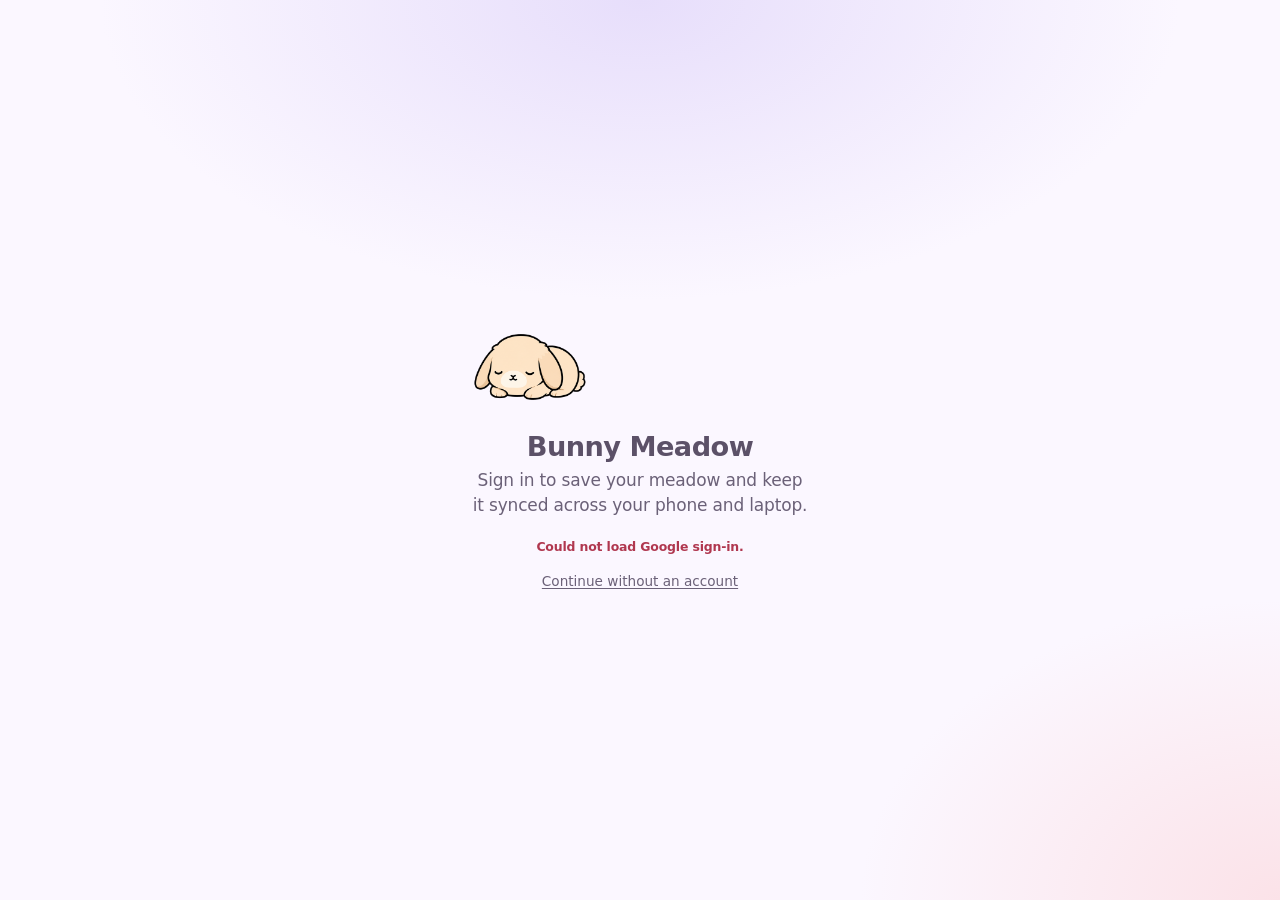
<file: index.html>
<!doctype html>
<html lang="en">
<head>
  <meta charset="utf-8" />
  <meta name="viewport" content="width=device-width, initial-scale=1, viewport-fit=cover, maximum-scale=1, user-scalable=no" />
  <meta name="theme-color" content="#e7defb" />
  <title>Bunny Meadow</title>
  <meta name="description" content="A cozy marathon-training and nutrition tracker. Check off your day and collect bunnies." />

  <!-- PWA: installable from the home screen, no app store -->
  <link rel="manifest" href="manifest.webmanifest" />
  <meta name="mobile-web-app-capable" content="yes" />
  <meta name="apple-mobile-web-app-capable" content="yes" />
  <meta name="apple-mobile-web-app-status-bar-style" content="default" />
  <meta name="apple-mobile-web-app-title" content="Bunny Meadow" />
  <link rel="apple-touch-icon" href="icons/apple-touch-icon.png" />
  <link rel="icon" href="icons/icon-192.png" />

  <link rel="stylesheet" href="styles.css" />
</head>
<body>
  <!-- Lock screen -->
  <div id="lock" class="lock">
    <div class="box">
      <div id="lock-art"></div>
      <h1>Bunny Meadow</h1>
      <p>A cozy place for your training days.<br />Enter the password to hop in.</p>
      <form id="lock-form" autocomplete="off">
        <input id="lock-input" type="password" inputmode="text" placeholder="password" aria-label="password" />
        <div id="lock-err" class="err"></div>
        <button class="btn" type="submit">Unlock</button>
      </form>
    </div>
  </div>

  <!-- App shell -->
  <div id="app" class="app hide">
    <div class="topbar">
      <div class="brand"><span id="brand-bunny"></span> Bunny Meadow</div>
      <div style="display:flex; gap:8px; align-items:center;">
        <span id="clovers" class="clovers">0</span>
        <button id="settingsbtn" class="iconbtn" title="Settings" aria-label="Settings">
          <svg viewBox="0 0 24 24" width="20" height="20" fill="currentColor"><path d="M19.43 12.98c.04-.32.07-.64.07-.98s-.03-.66-.07-.98l2.11-1.65c.19-.15.24-.42.12-.64l-2-3.46c-.12-.22-.39-.3-.61-.22l-2.49 1c-.52-.4-1.08-.73-1.69-.98l-.38-2.65C14.46 2.18 14.25 2 14 2h-4c-.25 0-.46.18-.49.42l-.38 2.65c-.61.25-1.17.59-1.69.98l-2.49-1c-.23-.09-.49 0-.61.22l-2 3.46c-.13.22-.07.49.12.64l2.11 1.65c-.04.32-.07.65-.07.98s.03.66.07.98l-2.11 1.65c-.19.15-.24.42-.12.64l2 3.46c.12.22.39.3.61.22l2.49-1c.52.4 1.08.73 1.69.98l.38 2.65c.03.24.24.42.49.42h4c.25 0 .46-.18.49-.42l.38-2.65c.61-.25 1.17-.59 1.69-.98l2.49 1c.23.09.49 0 .61-.22l2-3.46c.12-.22.07-.49-.12-.64l-2.11-1.65zM12 15.5c-1.93 0-3.5-1.57-3.5-3.5s1.57-3.5 3.5-3.5 3.5 1.57 3.5 3.5-1.57 3.5-3.5 3.5z"/></svg>
        </button>
      </div>
    </div>
    <main id="view"></main>
  </div>

  <!-- Bottom nav (SVG icons) -->
  <nav id="nav" class="nav hide">
    <div class="app-inner">
      <button data-route="today" class="on" aria-label="Today">
        <span class="ico"><svg viewBox="0 0 24 24" fill="none" stroke="currentColor" stroke-width="1.9" stroke-linecap="round" stroke-linejoin="round"><rect x="3.5" y="4.5" width="17" height="16" rx="3"/><path d="M3.5 9h17M8 3v3M16 3v3"/><path d="M8.5 14.5l2.2 2.2 4.3-4.6"/></svg></span>Today
      </button>
      <button data-route="plan" aria-label="Plan">
        <span class="ico"><svg viewBox="0 0 24 24" fill="none" stroke="currentColor" stroke-width="1.9" stroke-linecap="round" stroke-linejoin="round"><rect x="3.5" y="5" width="17" height="15.5" rx="2.5"/><path d="M3.5 9.5h17M8 3.5v3M16 3.5v3"/><path d="M7 13h4M7 16.5h7"/></svg></span>Plan
      </button>
      <button data-route="meadow" aria-label="Meadow">
        <span class="ico"><svg viewBox="0 0 24 24" fill="none" stroke="currentColor" stroke-width="1.9" stroke-linecap="round" stroke-linejoin="round"><path d="M9.5 12c-2 0-3.5 1.8-3.5 4v.5h11V16c0-2.2-1.5-4-3.5-4"/><path d="M10 12c-.6-1-.4-2.4.3-4C11 6 10.7 4.5 10 3.8c-.2 1.6-1.2 2.6-1.8 3.8-.7 1.4-.5 3.4 1.8 4.4z"/><path d="M14 12c.6-1 .4-2.4-.3-4C13 6 13.3 4.5 14 3.8c.2 1.6 1.2 2.6 1.8 3.8.7 1.4.5 3.4-1.8 4.4z"/><circle cx="12" cy="18.5" r="1.6"/></svg></span>Meadow
      </button>
      <button data-route="dex" aria-label="Bunnydex">
        <span class="ico"><svg viewBox="0 0 24 24" fill="none" stroke="currentColor" stroke-width="1.9" stroke-linecap="round" stroke-linejoin="round"><path d="M5 4.5h9a3 3 0 0 1 3 3V20a2.2 2.2 0 0 0-2.2-2H5z"/><path d="M19 6.5V20"/><path d="M8.5 8.5h5M8.5 11.5h5"/></svg></span>Bunnydex
      </button>
      <button data-route="food" aria-label="Food">
        <span class="ico"><svg viewBox="0 0 24 24" fill="none" stroke="currentColor" stroke-width="1.9" stroke-linecap="round" stroke-linejoin="round"><path d="M5 3v7a2.5 2.5 0 0 0 5 0V3M7.5 3v18"/><path d="M17.5 3c-1.7 0-3 2.2-3 5.5s1.3 4.5 3 4.5V3zm0 10v8"/></svg></span>Food
      </button>
    </div>
  </nav>

  <div id="modal-root"></div>
  <div id="toast-root"></div>

  <script src="config.js"></script>
  <script src="data.js"></script>
  <script src="meals.js"></script>
  <script src="bunnies.js"></script>
  <script src="app.js"></script>
  <script>
    if ("serviceWorker" in navigator) {
      window.addEventListener("load", function () {
        navigator.serviceWorker.register("sw.js").catch(function () {});
      });
    }
  </script>
</body>
</html>
</file>
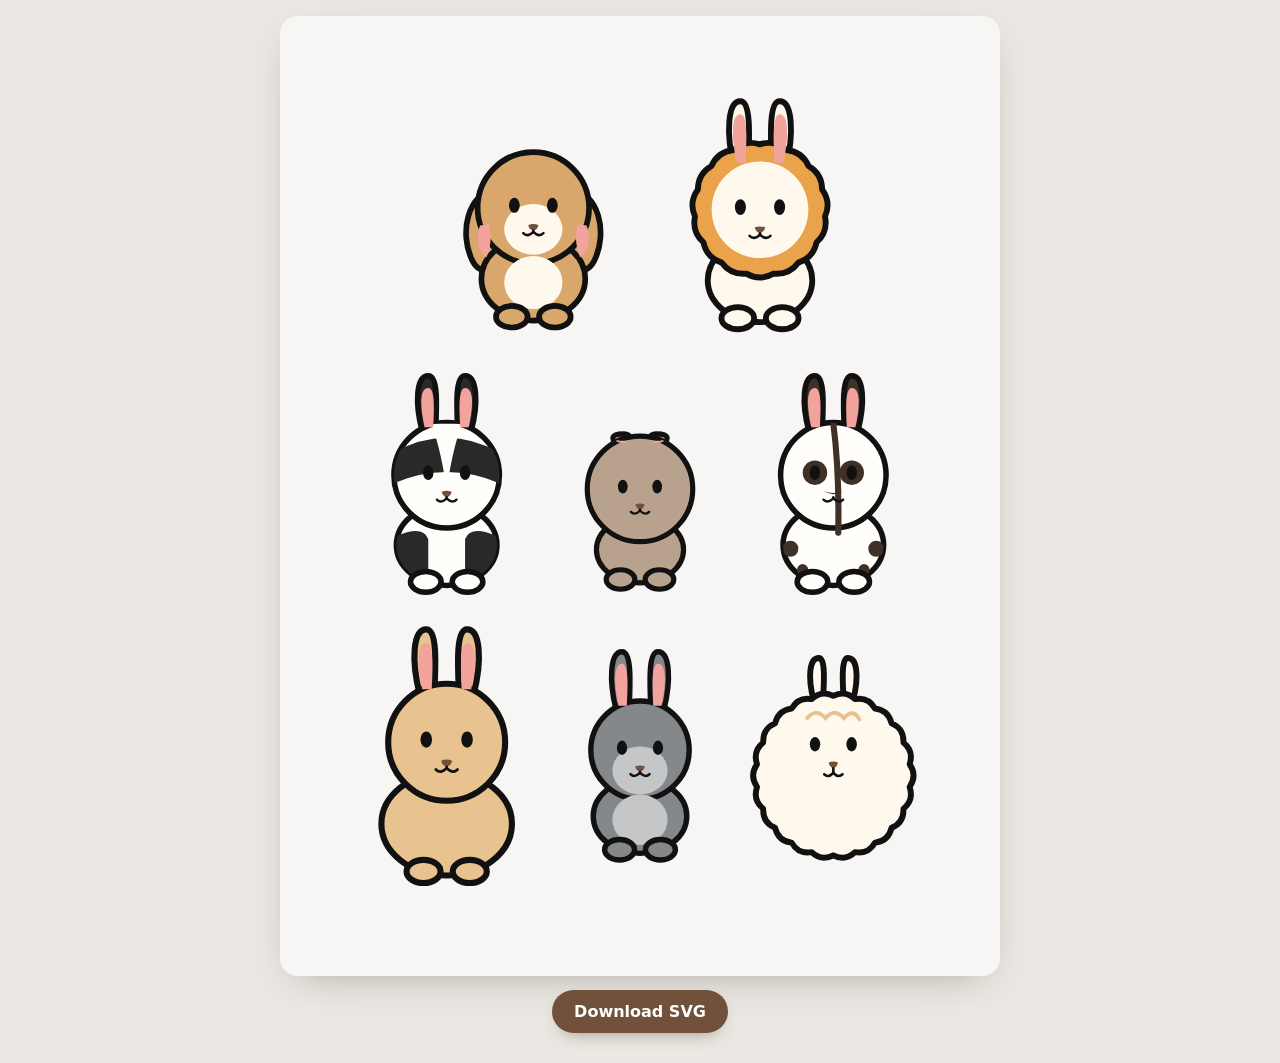
<file: character-sheet.html>
<!doctype html>
<html lang="en">
<head>
<meta charset="utf-8" />
<meta name="viewport" content="width=device-width, initial-scale=1" />
<title>Bunny Breeds — Character Sheet</title>
<style>
  html, body { margin: 0; background: #ece9e4; font-family: ui-rounded, system-ui, sans-serif; }
  .wrap { max-width: 720px; margin: 0 auto; padding: 16px; }
  .sheet { width: 100%; height: auto; display: block; border-radius: 18px; box-shadow: 0 12px 40px -18px rgba(80,70,60,.5); }
  .bar { display: flex; justify-content: center; margin: 14px 0; }
  button { font: inherit; font-weight: 700; background: #71513B; color: #fff; border: none; border-radius: 999px; padding: 12px 22px; cursor: pointer; box-shadow: 0 8px 20px -10px rgba(80,60,40,.6); }
  button:active { transform: translateY(1px); }
</style>
</head>
<body>
  <div class="wrap">
    <div id="mount"></div>
    <div class="bar"><button id="dl">Download SVG</button></div>
  </div>

<script>
/* ---------------------------------------------------------------------------
   Bunny breed character sheet — kawaii/chibi sticker style.
   Eight sitting rabbits, thick smooth outlines, flat pastel fills.
--------------------------------------------------------------------------- */
const PAL = {
  bg: "#F7F6F4", outline: "#111111", cream: "#FFF9ED", white: "#FFFEFA",
  tan: "#D9A66C", lightTan: "#E8C28F", orange: "#EAA34A", taupe: "#B9A28D",
  brown: "#71513B", darkBrown: "#3F3028", black: "#292929", gray: "#85888B",
  lightGray: "#C4C6C7", pink: "#F2A39B",
};
const OW = 9; // outer outline width

// ---- reusable part builders (local coords, rabbit centered near origin) ----
const stroke = (w) => `stroke="${PAL.outline}" stroke-width="${w}" stroke-linecap="round" stroke-linejoin="round"`;

function body(cfg) {
  const b = cfg.body;
  return `<ellipse cx="0" cy="${b.cy}" rx="${b.rx}" ry="${b.ry}" fill="${cfg.coat}" ${stroke(OW)}/>`;
}
function head(cfg) {
  const h = cfg.head;
  return `<circle cx="0" cy="${h.cy}" r="${h.r}" fill="${cfg.coat}" ${stroke(OW)}/>`;
}
function paws(cfg) {
  const y = cfg.body.cy + cfg.body.ry - 6;
  const col = cfg.pawColor || cfg.coat;
  return `<ellipse cx="-34" cy="${y}" rx="25" ry="17" fill="${col}" ${stroke(OW)}/>
          <ellipse cx="34" cy="${y}" rx="25" ry="17" fill="${col}" ${stroke(OW)}/>`;
}
function uprightEars(cfg) {
  const t = cfg.ears === "short" ? -120 : -196;   // ear tip y
  const base = cfg.head.cy - cfg.head.r + 14;      // ear base y
  const ec = cfg.earColor || cfg.coat;
  const L = `M-40,${base} C-52,${(t + base) / 2} -50,${t} -30,${t} C-14,${t} -16,${(t + base) / 2} -18,${base} Z`;
  const R = `M40,${base} C52,${(t + base) / 2} 50,${t} 30,${t} C14,${t} 16,${(t + base) / 2} 18,${base} Z`;
  return `<path d="${L}" fill="${ec}" ${stroke(OW)}/><path d="${R}" fill="${ec}" ${stroke(OW)}/>`;
}
function lopEars(cfg) {
  const ec = cfg.earColor || cfg.coat;
  const L = `M-58,-64 C-104,-58 -118,6 -96,50 C-82,78 -44,68 -42,20 C-41,-12 -42,-50 -58,-64 Z`;
  const R = `M58,-64 C104,-58 118,6 96,50 C82,78 44,68 42,20 C41,-12 42,-50 58,-64 Z`;
  return `<path d="${L}" fill="${ec}" ${stroke(OW)}/><path d="${R}" fill="${ec}" ${stroke(OW)}/>`;
}
function innerEars(cfg) {
  if (cfg.ears === "lop") {
    return `<path d="M-84,-6 C-92,14 -86,38 -74,44 C-66,26 -66,6 -70,-8 Z" fill="${PAL.pink}"/>
            <path d="M84,-6 C92,14 86,38 74,44 C66,26 66,6 70,-8 Z" fill="${PAL.pink}"/>`;
  }
  const t = cfg.ears === "short" ? -114 : -186;
  const base = cfg.head.cy - cfg.head.r + 8;
  const L = `M-36,${base} C-44,${(t + base) / 2} -44,${t + 10} -30,${t + 10} C-20,${t + 10} -20,${(t + base) / 2} -22,${base} Z`;
  const R = `M36,${base} C44,${(t + base) / 2} 44,${t + 10} 30,${t + 10} C20,${t + 10} 20,${(t + base) / 2} 22,${base} Z`;
  return `<path d="${L}" fill="${PAL.pink}"/><path d="${R}" fill="${PAL.pink}"/>`;
}
function face(cfg) {
  const ey = cfg.head.cy - 4;      // eye y
  const spot = cfg.markings === "spot"
    ? `<circle cx="-30" cy="${ey}" r="20" fill="${cfg.earColor}"/><circle cx="30" cy="${ey}" r="20" fill="${cfg.earColor}"/>`
    : "";
  const eyes = `<ellipse cx="-30" cy="${ey}" rx="8.5" ry="12" fill="${PAL.outline}"/>
                <ellipse cx="30" cy="${ey}" rx="8.5" ry="12" fill="${PAL.outline}"/>`;
  const ny = cfg.head.cy + 30;     // nose y
  const nose = cfg.markings === "spot"
    ? `<path d="M-16,${ny - 4} Q0,${ny + 6} 16,${ny - 4} Q0,${ny + 2} -16,${ny - 4} Z" fill="${cfg.earColor}"/>`
    : `<path d="M-8,${ny - 3} Q0,${ny - 6} 8,${ny - 3} Q7,${ny + 4} 0,${ny + 6} Q-7,${ny + 4} -8,${ny - 3} Z" fill="${PAL.brown}"/>`;
  const my = ny + 8;               // mouth y
  const mouth = `<path d="M0,${ny + 6} V${my}" fill="none" ${stroke(4)}/>
                 <path d="M0,${my} q-9,9 -16,2" fill="none" ${stroke(4)}/>
                 <path d="M0,${my} q9,9 16,2" fill="none" ${stroke(4)}/>`;
  return spot + eyes + nose + mouth;
}
function fluffyFur(cfg) {
  if (cfg.fur === "mane") {
    // fluffy scalloped ruff around the head, carved open so the face shows
    return `<path d="${scallop(0, cfg.head.cy, cfg.head.r + 20, cfg.head.r + 20, 15, 12)}" fill="${cfg.mane}" ${stroke(OW)}/>
            <circle cx="0" cy="${cfg.head.cy}" r="${cfg.head.r - 6}" fill="${cfg.coat}"/>`;
  }
  return "";
}
function coatMarkings(cfg, clipId) {
  const g = (inner) => `<g clip-path="url(#${clipId})">${inner}</g>`;
  if (cfg.markings === "dutch") {
    // white base: black cap on head (leaving a center blaze) + black rear on the lower body
    return g(`
      <path d="M-88,-70 Q0,-120 88,-70 L88,-20 Q0,-58 -88,-20 Z" fill="${cfg.earColor}"/>
      <path d="M-24,-118 Q0,-40 0,10 Q0,-40 24,-118 Z" fill="${cfg.coat}"/>
      <path d="M-92,70 Q-40,44 -30,70 L-30,150 L-92,150 Z" fill="${cfg.earColor}"/>
      <path d="M92,70 Q40,44 30,70 L30,150 L92,150 Z" fill="${cfg.earColor}"/>`);
  }
  if (cfg.markings === "spot") {
    return g(`
      <path d="M0,-118 Q10,-40 8,60" fill="none" stroke="${cfg.earColor}" stroke-width="10" stroke-linecap="round"/>
      <circle cx="-70" cy="86" r="13" fill="${cfg.earColor}"/>
      <circle cx="70" cy="86" r="13" fill="${cfg.earColor}"/>
      <circle cx="-50" cy="120" r="9" fill="${cfg.earColor}"/>
      <circle cx="50" cy="120" r="9" fill="${cfg.earColor}"/>`);
  }
  return "";
}
// scalloped closed blob (for manes / wool)
function scallop(cx, cy, rx, ry, bumps, amp) {
  const pt = [];
  for (let i = 0; i < bumps; i++) { const a = (i / bumps) * Math.PI * 2 - Math.PI / 2; pt.push([cx + Math.cos(a) * rx, cy + Math.sin(a) * ry]); }
  let d = "";
  for (let i = 0; i < bumps; i++) {
    const [x, y] = pt[i], [nx, ny] = pt[(i + 1) % bumps];
    const mx = (x + nx) / 2, my = (y + ny) / 2, a = Math.atan2(my - cy, mx - cx);
    if (i === 0) d += `M${x.toFixed(1)},${y.toFixed(1)}`;
    d += ` Q${(mx + Math.cos(a) * amp).toFixed(1)},${(my + Math.sin(a) * amp).toFixed(1)} ${nx.toFixed(1)},${ny.toFixed(1)}`;
  }
  return d + "Z";
}

// ---- assemble one rabbit --------------------------------------------------
let UID = 0;
function drawRabbit(cfg) {
  const clipId = "clip" + (UID++);
  let inner = "";
  if (cfg.fur !== "wool") {
    inner += (cfg.ears === "lop" ? lopEars(cfg) : uprightEars(cfg));
    inner += body(cfg);
    inner += head(cfg);
    inner += `<defs><clipPath id="${clipId}"><circle cx="0" cy="${cfg.head.cy}" r="${cfg.head.r}"/><ellipse cx="0" cy="${cfg.body.cy}" rx="${cfg.body.rx}" ry="${cfg.body.ry}"/></clipPath></defs>`;
    inner += coatMarkings(cfg, clipId);
    if (cfg.muzzle) inner += `<g clip-path="url(#${clipId})"><ellipse cx="0" cy="${cfg.head.cy + 34}" rx="46" ry="40" fill="${cfg.muzzle}"/><ellipse cx="0" cy="${cfg.body.cy + 6}" rx="46" ry="42" fill="${cfg.muzzle}"/></g>`;
    inner += fluffyFur(cfg);
    inner += innerEars(cfg);
    inner += paws(cfg);
    inner += face(cfg);
  } else {
    inner += woolRabbit(cfg);
  }
  const s = cfg.pos.s || 1;
  return `<g transform="translate(${cfg.pos.x},${cfg.pos.y}) scale(${s})">${inner}</g>`;
}
// Angora: a fluffy scalloped cloud with forehead curls and small ears
function woolRabbit(cfg) {
  const cloud = scallop(0, 30, 118, 122, 22, 12);
  const tinyEars = `<path d="M-30,-84 C-40,-124 -36,-150 -22,-150 C-12,-150 -14,-114 -16,-82 Z" fill="${cfg.coat}" ${stroke(OW)}/>
                    <path d="M30,-84 C40,-124 36,-150 22,-150 C12,-150 14,-114 16,-82 Z" fill="${cfg.coat}" ${stroke(OW)}/>`;
  const curls = `<path d="M-40,-58 q14,-16 28,0 q14,-16 28,0 q14,-16 24,2" fill="none" stroke="${PAL.lightTan}" stroke-width="6" stroke-linecap="round"/>`;
  const ey = -18;
  const face = `<ellipse cx="-28" cy="${ey}" rx="8" ry="11" fill="${PAL.outline}"/><ellipse cx="28" cy="${ey}" rx="8" ry="11" fill="${PAL.outline}"/>
    <path d="M-7,10 Q0,7 7,10 Q6,17 0,19 Q-6,17 -7,10 Z" fill="${PAL.brown}"/>
    <path d="M0,19 V26" fill="none" ${stroke(4)}/><path d="M0,26 q-8,8 -14,2" fill="none" ${stroke(4)}/><path d="M0,26 q8,8 14,2" fill="none" ${stroke(4)}/>`;
  return `${tinyEars}<path d="${cloud}" fill="${cfg.coat}" ${stroke(OW)}/>${curls}${face}`;
}

// ---- breed configuration --------------------------------------------------
const RABBITS = [
  { name: "Holland Lop", ears: "lop", coat: PAL.tan, muzzle: PAL.cream, fur: "none", markings: "none",
    head: { cy: -34, r: 88 }, body: { cy: 78, rx: 82, ry: 66 }, pos: { x: 380, y: 320, s: 0.95 } },
  { name: "Lionhead", ears: "upright", coat: PAL.cream, fur: "mane", mane: PAL.orange, markings: "none",
    head: { cy: -30, r: 80 }, body: { cy: 78, rx: 80, ry: 64 }, pos: { x: 720, y: 320, s: 0.98 } },

  { name: "Dutch", ears: "upright", coat: PAL.white, earColor: PAL.black, fur: "none", markings: "dutch", pawColor: PAL.white,
    head: { cy: -34, r: 86 }, body: { cy: 80, rx: 82, ry: 66 }, pos: { x: 250, y: 720, s: 0.92 } },
  { name: "Netherland Dwarf", ears: "short", coat: PAL.taupe, fur: "none", markings: "none",
    head: { cy: -24, r: 92 }, body: { cy: 82, rx: 76, ry: 58 }, pos: { x: 540, y: 730, s: 0.86 } },
  { name: "English Spot", ears: "upright", coat: PAL.white, earColor: PAL.darkBrown, fur: "none", markings: "spot",
    head: { cy: -34, r: 86 }, body: { cy: 80, rx: 82, ry: 66 }, pos: { x: 830, y: 720, s: 0.92 } },

  { name: "Flemish Giant", ears: "upright", coat: PAL.lightTan, fur: "none", markings: "none",
    head: { cy: -30, r: 86 }, body: { cy: 90, rx: 96, ry: 76 }, pos: { x: 250, y: 1120, s: 1.02 } },
  { name: "Mini Rex", ears: "upright", coat: PAL.gray, muzzle: PAL.lightGray, fur: "none", markings: "none",
    head: { cy: -32, r: 82 }, body: { cy: 78, rx: 78, ry: 62 }, pos: { x: 540, y: 1130, s: 0.9 } },
  { name: "Angora", ears: "short", coat: PAL.cream, fur: "wool", markings: "none",
    head: { cy: -20, r: 92 }, body: { cy: 60, rx: 100, ry: 80 }, pos: { x: 830, y: 1110, s: 0.98 } },
];

function buildSVG() {
  const rabbits = RABBITS.map(drawRabbit).join("\n");
  return `<svg class="sheet" xmlns="http://www.w3.org/2000/svg" viewBox="0 0 1080 1440" preserveAspectRatio="xMidYMid meet">
  <rect width="1080" height="1440" fill="${PAL.bg}"/>
  ${rabbits}
</svg>`;
}

document.getElementById("mount").innerHTML = buildSVG();
document.getElementById("dl").onclick = () => {
  const svg = document.querySelector("#mount svg").outerHTML;
  const blob = new Blob([svg], { type: "image/svg+xml" });
  const a = document.createElement("a");
  a.href = URL.createObjectURL(blob);
  a.download = "bunny-breeds.svg";
  a.click();
  URL.revokeObjectURL(a.href);
};
</script>
</body>
</html>
</file>
<file: styles.css>
/* Bunny Meadow — a calm, pastel design system. Mobile-first. */

:root {
  --lavender: #e7defb;
  --lavender-deep: #c8b6ef;
  --mint: #dcf2e6;
  --mint-deep: #a9dcc0;
  --blush: #fbe2e8;
  --blush-deep: #f4b8c9;
  --butter: #fdf1cf;
  --butter-deep: #f4d98a;
  --sky: #ddeefa;
  --sky-deep: #a9d4f0;

  --bg: #fbf7ff;
  --bg-2: #f4eefc;
  --card: #ffffff;
  --ink: #5c5168;
  --ink-soft: #6b6178;
  --ink-faint: #7c7189;
  --line: #efe7f7;
  --good: #7cc6a2;
  --gold: #f4c752;

  --radius: 22px;
  --radius-sm: 14px;
  --radius-lg: 28px;
  /* softer, layered depth (HIG: subtle depth, not heavy drop shadows) */
  --shadow: 0 12px 34px -16px rgba(120, 100, 165, 0.4);
  --shadow-soft: 0 4px 16px -10px rgba(120, 100, 165, 0.3);
  /* SF Rounded is Apple's system rounded face — friendly and HIG-native */
  --font: "Quicksand", ui-rounded, "SF Pro Rounded", -apple-system, system-ui,
    "Segoe UI", Roboto, "Helvetica Neue", sans-serif;
  --glass: rgba(255, 255, 255, 0.72);
  --glass-line: rgba(255, 255, 255, 0.6);
}

/* System dark mode (HIG: respect appearance). Keeps the pastel personality, dimmed. */
@media (prefers-color-scheme: dark) {
  :root {
    --bg: #17141f;
    --bg-2: #241f30;
    --card: #262130;
    --ink: #ece7f4;
    --ink-soft: #a99fba;
    --ink-faint: #938aa3;
    --line: #352e44;
    --glass: rgba(38, 33, 48, 0.72);
    --glass-line: rgba(255, 255, 255, 0.08);
  }
  body {
    background:
      radial-gradient(1200px 620px at 50% -12%, #2a2140 0%, transparent 60%),
      radial-gradient(900px 520px at 100% 18%, #322036 0%, transparent 55%),
      radial-gradient(900px 520px at 0% 42%, #1c2b2a 0%, transparent 55%),
      var(--bg) !important;
  }
  .card { border-color: rgba(255, 255, 255, 0.05); }
}

* { box-sizing: border-box; -webkit-tap-highlight-color: transparent; }
html { color-scheme: light dark; }
html, body { margin: 0; padding: 0; }

body {
  font-family: var(--font);
  color: var(--ink);
  font-size: 17px;               /* HIG body size */
  letter-spacing: -0.01em;
  background:
    radial-gradient(1200px 600px at 50% -10%, var(--lavender) 0%, transparent 60%),
    radial-gradient(900px 500px at 100% 20%, var(--blush) 0%, transparent 55%),
    radial-gradient(900px 500px at 0% 40%, var(--mint) 0%, transparent 55%),
    var(--bg);
  background-attachment: fixed;
  min-height: 100vh;
  line-height: 1.47;
  -webkit-font-smoothing: antialiased;
  text-rendering: optimizeLegibility;
}

.app {
  max-width: 480px;
  margin: 0 auto;
  padding: 0 16px calc(104px + env(safe-area-inset-bottom));
  min-height: 100vh;
}

h1, h2, h3 { margin: 0; font-weight: 700; letter-spacing: -0.02em; }
h1 { font-size: 1.7rem; line-height: 1.15; }   /* large title */
h2 { font-size: 1.2rem; }
h3 { font-size: 1.02rem; }
p { margin: 0; }
button { font-family: inherit; cursor: pointer; border: none; }
a { color: var(--lavender-deep); }

.muted { color: var(--ink-soft); }
.faint { color: var(--ink-faint); }
.tiny { font-size: 0.78rem; }
.center { text-align: center; }

/* ---------- Cards ---------- */
.card {
  background: var(--card);
  border-radius: var(--radius);
  box-shadow: var(--shadow-soft);
  padding: 18px;
  margin: 14px 0;
  border: 1px solid rgba(255, 255, 255, 0.7);
}
.card.tint-lav { background: linear-gradient(160deg, #fff, var(--lavender) 220%); color: #4a4458; }
/* tint-lav's background is always light, so keep its text dark in every mode */
.card.tint-lav h2, .card.tint-lav b { color: #4a4458; }
.card.tint-lav .muted, .card.tint-lav .tiny.muted { color: #6b6178; }

/* ---------- Header / hero ---------- */
/* Liquid Glass navigation layer: a translucent bar that floats over content. */
.topbar {
  position: sticky; top: 0; z-index: 30;
  display: flex; align-items: center; justify-content: space-between;
  padding: calc(12px + env(safe-area-inset-top)) 14px 10px;
  margin: 0 -16px 2px;
  background: var(--glass);
  -webkit-backdrop-filter: saturate(180%) blur(20px);
  backdrop-filter: saturate(180%) blur(20px);
  border-bottom: 1px solid var(--glass-line);
}
.topbar .brand { display: flex; align-items: center; gap: 8px; font-weight: 700; font-size: 1.05rem; }
.topbar .brand span { display: inline-flex; }
.topbar .brand svg, .topbar .brand img { width: 30px; height: 30px; }
.clovers {
  display: inline-flex; align-items: center; gap: 5px;
  background: var(--card); border-radius: 999px; padding: 7px 13px; min-height: 34px;
  box-shadow: var(--shadow-soft); font-weight: 700; font-size: 0.92rem;
}
.iconbtn {
  background: var(--card); border-radius: 999px; width: 40px; height: 40px;
  display: grid; place-items: center; box-shadow: var(--shadow-soft);
  font-size: 1.1rem; color: var(--ink-soft);
}

.hero { text-align: center; padding: 6px 4px 2px; }
.hero .date { color: var(--ink-soft); font-size: 0.86rem; letter-spacing: 0.02em; }
.hero .phasepill {
  display: inline-block; margin: 8px 0 4px; padding: 5px 14px; border-radius: 999px;
  font-size: 0.8rem; font-weight: 700;
}
.hero .training { font-size: 1.35rem; font-weight: 700; margin-top: 6px; }
.hero .encourage { color: var(--ink-soft); font-style: italic; margin-top: 8px; font-size: 0.92rem; }
.daynav { display: flex; align-items: center; justify-content: center; gap: 12px; margin-top: 12px; }
.daynav button {
  background: var(--card); box-shadow: var(--shadow-soft); border-radius: 999px;
  width: 44px; height: 44px; color: var(--ink-soft); font-size: 1.15rem;
}
.daynav .today-btn { width: auto; padding: 0 18px; height: 44px; font-size: 0.86rem; font-weight: 700; color: var(--lavender-deep); }

.phase-Base { background: var(--mint); color: #2f6249; }
.phase-Build { background: var(--sky); color: #37698f; }
.phase-Peak { background: var(--blush); color: #90405a; }
.phase-Taper { background: var(--butter); color: #7a6017; }
.phase-RaceWeek, .phase-Race\ Week { background: var(--lavender); color: #6b4fae; }

/* ---------- Checklist ---------- */
.checklist { display: flex; flex-direction: column; gap: 10px; }
.check {
  display: flex; align-items: center; gap: 12px;
  background: var(--bg-2); border-radius: var(--radius-sm);
  padding: 13px 14px; text-align: left; width: 100%;
  transition: transform 0.12s ease, background 0.2s ease;
}
.check:active { transform: scale(0.98); }
.check .box {
  width: 26px; height: 26px; border-radius: 9px; flex: 0 0 auto;
  border: 2.5px solid var(--lavender-deep); background: #fff;
  display: grid; place-items: center; color: #fff; font-size: 0.9rem;
  transition: background 0.2s ease, transform 0.2s ease;
}
.check.done { background: linear-gradient(160deg, #fff, var(--mint) 260%); }
.check.done .box { background: var(--good); border-color: var(--good); transform: scale(1.05); }
/* the done background is always light (white -> mint), so pin the text dark in every mode */
.check.done .txt .label { color: #5c5168; }
.check.done .txt .sub { color: #6b6178; }
.check.done .txt .sub.planned { color: #2f6249; }
.check.done .meal-chev { color: #a99a86; }
.check .txt { flex: 1; min-width: 0; }
.check .txt .label { display: block; font-weight: 700; font-size: 0.98rem; line-height: 1.25; }
.check .txt .sub { display: block; color: var(--ink-soft); font-size: 0.82rem; line-height: 1.3; }
.check .emoji { font-size: 1.15rem; }
.check.optional { opacity: 0.95; border: 1px dashed var(--line); background: #fff; }

.progressbar { height: 10px; border-radius: 999px; background: var(--bg-2); overflow: hidden; margin: 4px 0 2px; }
.progressbar > span { display: block; height: 100%; background: linear-gradient(90deg, var(--mint-deep), var(--lavender-deep)); border-radius: 999px; transition: width 0.4s ease; }

/* ---------- Macro chips ---------- */
.macros { display: grid; grid-template-columns: repeat(4, 1fr); gap: 8px; margin-top: 6px; }
.macro { background: var(--bg-2); border-radius: var(--radius-sm); padding: 10px 6px; text-align: center; }
.macro .v { font-weight: 700; font-size: 1rem; }
.macro .k { font-size: 0.7rem; color: var(--ink-soft); text-transform: uppercase; letter-spacing: 0.04em; }

/* meal rows */
.meal-row { display: flex; gap: 10px; align-items: baseline; padding: 7px 0; border-bottom: 1px solid var(--line); }
.meal-row:last-child { border-bottom: none; }
.meal-row .when { flex: 0 0 78px; color: var(--ink-soft); font-size: 0.8rem; font-weight: 700; text-transform: uppercase; letter-spacing: 0.03em; }
.meal-row .what { flex: 1; }

/* ---------- Meadow ---------- */
.meadow {
  position: relative; border-radius: var(--radius);
  background: linear-gradient(180deg, #eafaf0 0%, #dff4ea 55%, #d3eede 100%);
  min-height: 340px; overflow: hidden; box-shadow: var(--shadow-soft);
  padding: 10px;
}
.meadow .sky-deco { position: absolute; top: 12px; font-size: 1.4rem; opacity: 0.8; }
.meadow .grid {
  position: relative; z-index: 2; display: flex; flex-wrap: wrap;
  gap: 2px; align-content: flex-end; justify-content: center;
  min-height: 320px; padding-top: 40px;
}
.meadow-bunny { width: 84px; height: 84px; display: grid; place-items: center; animation: hopin 0.5s ease; cursor: pointer; }
.meadow-empty { align-self: center; text-align: center; color: #37624a; padding: 40px 20px; z-index: 2; }
@keyframes hopin { 0% { transform: translateY(18px) scale(0.7); opacity: 0; } 60% { transform: translateY(-6px) scale(1.05); } 100% { transform: translateY(0) scale(1); opacity: 1; } }
.bunny-bob { animation: bob 3.2s ease-in-out infinite; }
@keyframes bob { 0%,100% { transform: translateY(0); } 50% { transform: translateY(-4px); } }

/* ---------- Bunnydex ---------- */
.dexhead { display: flex; align-items: baseline; justify-content: space-between; }
.dexgrid { display: grid; grid-template-columns: repeat(3, 1fr); gap: 10px; margin-top: 12px; }
.dexcell {
  background: var(--card); border-radius: var(--radius-sm); padding: 8px 6px 10px;
  text-align: center; box-shadow: var(--shadow-soft); position: relative;
}
.dexcell.locked { background: var(--bg-2); box-shadow: none; }
.dexcell .art { width: 78px; height: 78px; margin: 0 auto; display: grid; place-items: center; }
/* undiscovered slots hide the bunny entirely - just a mystery outline with a ? */
.dexq { width: 78px; height: 78px; margin: 0 auto; display: grid; place-items: center; font-size: 2rem; font-weight: 800; color: var(--ink-faint); border: 2px dashed var(--line); border-radius: 16px; background: var(--bg-2); }
.dexcell .nm { font-weight: 700; font-size: 0.82rem; margin-top: 2px; }
.dexcell.locked .nm { color: var(--ink-faint); }
.dexcell .rar { font-size: 0.66rem; padding: 2px 8px; border-radius: 999px; display: inline-block; margin-top: 3px; font-weight: 700; }
.dexcell .count { position: absolute; top: 6px; right: 8px; font-size: 0.72rem; color: var(--ink-soft); font-weight: 700; }
.rarity-legend { display: flex; flex-wrap: wrap; gap: 6px; margin-top: 10px; }
.rarity-legend span { font-size: 0.72rem; padding: 3px 9px; border-radius: 999px; font-weight: 700; }

/* ---------- Forms / Log ---------- */
.field { margin: 10px 0; }
.field label { display: block; font-weight: 700; font-size: 0.85rem; margin-bottom: 5px; color: var(--ink-soft); }
.field input, .field select, .field textarea {
  width: 100%; padding: 12px 14px; border-radius: var(--radius-sm);
  border: 1.5px solid var(--line); background: #fff; font-family: inherit;
  font-size: 1rem; color: var(--ink);
}
.field input:focus, .field textarea:focus, .field select:focus { outline: 2px solid var(--lavender-deep); border-color: transparent; }
.grid2 { display: grid; grid-template-columns: 1fr 1fr; gap: 10px; }
.moodrow { display: flex; gap: 8px; }
.moodrow button {
  flex: 1; padding: 10px 0; border-radius: var(--radius-sm); background: var(--bg-2);
  font-size: 1.3rem; border: 2px solid transparent;
}
.moodrow button.sel { border-color: var(--lavender-deep); background: #fff; }

.btn {
  display: inline-flex; align-items: center; justify-content: center; gap: 8px;
  padding: 14px 20px; border-radius: 999px; font-weight: 700; font-size: 1rem;
  background: linear-gradient(120deg, var(--lavender-deep), #b7a0ea); color: #fff;
  box-shadow: var(--shadow); width: 100%;
}
.btn:active { transform: translateY(1px); }
.btn.ghost { background: #fff; color: var(--lavender-deep); box-shadow: var(--shadow-soft); }
.btn.small { width: auto; padding: 10px 16px; font-size: 0.9rem; }

/* ---------- Charts ---------- */
.chart { width: 100%; height: auto; overflow: visible; }
.chart-legend { display: flex; gap: 14px; flex-wrap: wrap; font-size: 0.78rem; color: var(--ink-soft); margin-top: 6px; }
.chart-legend b { display: inline-block; width: 12px; height: 4px; border-radius: 2px; vertical-align: middle; margin-right: 5px; }
.statgrid { display: grid; grid-template-columns: 1fr 1fr; gap: 10px; }
.stat { background: var(--bg-2); border-radius: var(--radius-sm); padding: 14px; text-align: center; }
.stat .big { font-size: 1.6rem; font-weight: 700; }
.stat .lbl { font-size: 0.76rem; color: var(--ink-soft); }

/* ---------- Guide accordion ---------- */
.acc { border-radius: var(--radius-sm); overflow: hidden; margin: 10px 0; box-shadow: var(--shadow-soft); }
.acc > summary {
  list-style: none; cursor: pointer; padding: 15px 16px; background: #fff;
  font-weight: 700; display: flex; justify-content: space-between; align-items: center;
}
.acc > summary::-webkit-details-marker { display: none; }
.acc > summary::after { content: "▾"; color: var(--ink-faint); transition: transform 0.2s; }
.acc[open] > summary::after { transform: rotate(180deg); }
.acc .body { padding: 4px 16px 16px; background: #fff; }
.chip { display: inline-block; background: var(--bg-2); border-radius: 999px; padding: 3px 10px; font-size: 0.75rem; margin: 2px; }
.searchbar { width: 100%; padding: 12px 16px; border-radius: 999px; border: 1.5px solid var(--line); font-size: 1rem; font-family: inherit; margin-bottom: 8px; }
.filterrow { display: flex; gap: 6px; flex-wrap: wrap; margin-bottom: 10px; }
.filterrow button { padding: 6px 12px; border-radius: 999px; background: var(--bg-2); font-size: 0.8rem; font-weight: 700; color: var(--ink-soft); }
.filterrow button.on { background: var(--lavender-deep); color: #fff; }

/* plan calendar */
.calweek { display: flex; align-items: center; gap: 6px; margin: 4px 0; }
.calweek .wk { flex: 0 0 66px; font-size: 0.74rem; color: var(--ink-soft); font-weight: 700; }
.calweek .days { display: flex; gap: 3px; flex: 1; }
.calday { flex: 1; height: 30px; border-radius: 7px; display: grid; place-items: center; font-size: 0.62rem; color: rgba(0,0,0,0.45); font-weight: 700; }

/* ---------- Bottom nav: floating Liquid Glass tab bar ---------- */
.nav {
  position: fixed; left: 0; right: 0; bottom: 0; z-index: 40;
  display: flex; justify-content: center;
  padding: 0 12px calc(10px + env(safe-area-inset-bottom));
  pointer-events: none;
}
.nav .app-inner {
  max-width: 452px; width: 100%; margin: 0 auto; display: flex; justify-content: space-around;
  pointer-events: auto;
  background: var(--glass);
  -webkit-backdrop-filter: saturate(180%) blur(22px);
  backdrop-filter: saturate(180%) blur(22px);
  border: 1px solid var(--glass-line);
  border-radius: 26px;
  padding: 8px 6px;
  box-shadow: 0 8px 28px -12px rgba(90, 74, 130, 0.4);
}
.nav button {
  background: none; display: flex; flex-direction: column; align-items: center; gap: 3px;
  color: var(--ink-faint); font-size: 0.64rem; font-weight: 700; padding: 5px 6px; border-radius: 14px;
  min-height: 48px; flex: 1; transition: color 0.2s ease;
}
.nav button .ico { display: inline-flex; transition: transform 0.2s ease; }
.nav button.on { color: var(--lavender-deep); }
.nav button.on .ico { transform: translateY(-2px) scale(1.06); }

/* ---------- Lock screen ---------- */
.lock {
  position: fixed; inset: 0; z-index: 100; display: grid; place-items: center;
  background:
    radial-gradient(900px 500px at 50% 0%, var(--lavender) 0%, transparent 60%),
    radial-gradient(700px 500px at 100% 100%, var(--blush) 0%, transparent 60%),
    var(--bg);
  padding: 24px;
}
.lock .box { text-align: center; max-width: 340px; width: 100%; }
.lock .box svg { filter: drop-shadow(0 10px 18px rgba(140,116,180,0.3)); }
.lock h1 { font-size: 1.7rem; margin-top: 4px; }
.lock p { color: var(--ink-soft); margin: 6px 0 20px; }
.lock input {
  width: 100%; text-align: center; padding: 14px; border-radius: 999px;
  border: 1.5px solid var(--line); font-size: 1.1rem; font-family: inherit; letter-spacing: 0.1em;
}
.lock .err { color: var(--blush-deep); font-size: 0.85rem; margin-top: 10px; min-height: 20px; }
.linkbtn { background: none; color: var(--ink-soft); font: inherit; font-size: 0.85rem; text-decoration: underline; text-underline-offset: 2px; margin-top: 6px; }

/* ---------- Award modal ---------- */
.modal-scrim {
  position: fixed; inset: 0; z-index: 90; background: rgba(92, 81, 104, 0.28);
  backdrop-filter: blur(3px); display: grid; place-items: center; padding: 24px;
  animation: fade 0.25s ease;
}
@keyframes fade { from { opacity: 0; } to { opacity: 1; } }
.award {
  background: var(--card); border-radius: 26px; padding: 26px 22px; text-align: center;
  max-width: 320px; width: 100%; box-shadow: var(--shadow); animation: pop 0.35s cubic-bezier(.2,1.3,.5,1);
}
@keyframes pop { from { transform: scale(0.8); opacity: 0; } to { transform: scale(1); opacity: 1; } }
.award .spark { font-size: 1.2rem; letter-spacing: 6px; }
.award .art { width: 150px; height: 150px; margin: 6px auto; display: grid; place-items: center; }
.award .newtag { display: inline-block; background: var(--gold); color: #7a5b12; font-weight: 700; font-size: 0.72rem; padding: 3px 12px; border-radius: 999px; }
.award h2 { margin: 8px 0 2px; }
.award .rar { font-size: 0.8rem; padding: 3px 12px; border-radius: 999px; display: inline-block; font-weight: 700; margin-top: 4px; }
.award .msg { color: var(--ink-soft); margin: 12px 0 18px; }
.award .queue { font-size: 0.75rem; color: var(--ink-faint); margin-top: 10px; }

.toast {
  position: fixed; bottom: calc(90px + env(safe-area-inset-bottom)); left: 50%; transform: translateX(-50%);
  background: var(--ink); color: #fff; padding: 10px 18px; border-radius: 999px;
  font-size: 0.86rem; z-index: 80; box-shadow: var(--shadow); animation: fade 0.2s ease;
  white-space: nowrap;
}

.sync-dot { font-size: 0.7rem; color: var(--ink-faint); }
.sync-dot.on { color: var(--good); }
.hide { display: none !important; }

/* ---------- nav icons ---------- */
.nav button .ico svg { width: 24px; height: 24px; display: block; }
.clovers svg, .hud-shop svg { flex: 0 0 auto; }

/* ---------- meal cards + detail ---------- */
.meal-list { display: flex; flex-direction: column; gap: 8px; margin-top: 4px; }
.meal-row { display: flex; gap: 8px; align-items: stretch; }
.meal-row .meal-card { flex: 1 1 auto; width: auto; min-width: 0; }
/* compact "+ Today" button next to each recipe */
.a2t-btn {
  flex: 0 0 auto; width: 58px; display: flex; flex-direction: column; align-items: center; justify-content: center;
  gap: 1px; border-radius: var(--radius-sm); background: var(--mint); color: #2f6249;
  font-weight: 700; font-size: 0.66rem; line-height: 1; box-shadow: var(--shadow-soft); transition: transform 0.12s;
}
.a2t-btn .a2t-plus { font-size: 1.05rem; line-height: 1; }
.a2t-btn:active { transform: scale(0.96); }
.a2t-cta { background: var(--mint); color: #2f6249; }
/* slot picker sheet */
.a2t-slots { display: grid; grid-template-columns: 1fr 1fr; gap: 10px; }
.a2t-slot {
  display: flex; align-items: center; justify-content: center; gap: 6px; padding: 15px 10px;
  border-radius: var(--radius-sm); border: 1.5px solid var(--line); background: var(--bg-2);
  font-weight: 700; font-size: 0.92rem; color: var(--ink); transition: transform 0.1s;
}
.a2t-slot .a2t-emoji { font-size: 1.05rem; }
.a2t-slot:active { transform: scale(0.97); }
.a2t-slot.on { background: var(--mint); border-color: var(--good); color: #2f6249; }
/* planned meal names read a touch stronger than the default sub hint */
.check .txt .sub.planned { color: #2f6249; font-weight: 600; }
/* meal-slot editor (tap a meal row on Today) */
.sheet.ms .ms-list { display: flex; flex-direction: column; gap: 6px; }
.ms-item { display: flex; align-items: center; gap: 8px; background: var(--bg-2); border-radius: 12px; padding: 9px 12px; }
.ms-item .ms-name { flex: 1; min-width: 0; font-weight: 600; font-size: 0.92rem; overflow: hidden; text-overflow: ellipsis; white-space: nowrap; }
.ms-item .ms-cal { flex: 0 0 auto; font-size: 0.8rem; color: var(--ink-soft); font-weight: 700; }
.ms-item .ms-del { flex: 0 0 auto; width: 26px; height: 26px; border-radius: 8px; background: #fff; color: var(--ink-soft); font-size: 0.8rem; box-shadow: var(--shadow-soft); }
.ms-total { text-align: right; font-size: 0.86rem; color: var(--ink-soft); margin: 10px 2px 0; }
.ms-total b { color: var(--ink); }
.ms-add { display: flex; gap: 8px; margin-top: 12px; }
.ms-input { padding: 11px 12px; border-radius: var(--radius-sm); border: 1.5px solid var(--line); background: var(--bg-2); font-family: inherit; font-size: 1rem; color: var(--ink); }
.ms-add .ms-input:first-child { flex: 1; min-width: 0; }
.ms-add .ms-calin { width: 68px; flex: 0 0 auto; text-align: center; }
.ms-input:focus { outline: 2px solid var(--lavender-deep); border-color: transparent; }
.ms-add .btn.small { flex: 0 0 auto; }
/* check-in: calories eaten are summed from meals, shown read-only */
.lg-cal-sum { padding: 11px 12px; border-radius: var(--radius-sm); background: var(--mint); color: #2f6249; font-weight: 700; font-size: 1rem; }
.lg-cal-sum .lg-cal-note { font-weight: 600; font-size: 0.78rem; opacity: 0.8; }
/* movement editor: Strava row + synced-activity tag */
.mv-strava { display: flex; justify-content: space-between; align-items: center; gap: 10px; background: var(--bg-2); border-radius: 14px; padding: 10px 12px; margin-top: 14px; }
.ms-src { font-size: 0.6rem; color: var(--ink-faint); font-weight: 700; text-transform: uppercase; letter-spacing: 0.04em; }
/* Trends: mood emoji trail */
.moodtrail { display: flex; gap: 8px; flex-wrap: wrap; font-size: 1.5rem; line-height: 1; }
/* plan-upload help (ChatGPT prompt) */
.plan-help { background: var(--bg-2); border-radius: var(--radius-sm); padding: 12px; }
.plan-help-det summary { color: var(--lavender-deep); cursor: pointer; font-weight: 700; }
.plan-help-det[open] summary { margin-bottom: 2px; }
/* generated grocery categories (Food tab) */
.grocery-cat { padding: 8px 0; border-top: 1px solid var(--line); }
.grocery-cat:first-of-type { border-top: none; }
.grocery-cat-h { font-weight: 700; font-size: 0.9rem; margin-bottom: 3px; }
.grocery-items { font-size: 0.82rem; color: var(--ink-soft); line-height: 1.5; }
.meal-card { display: flex; align-items: center; gap: 10px; width: 100%; text-align: left; background: var(--card); border-radius: var(--radius-sm); padding: 12px 14px; box-shadow: var(--shadow-soft); transition: transform 0.12s; }
.meal-card:active { transform: scale(0.99); }
.meal-card-main { flex: 1; min-width: 0; }
.meal-card-top { display: flex; align-items: center; gap: 8px; }
.meal-card-top b { font-size: 0.98rem; }
.meal-why { color: var(--ink-soft); margin-top: 2px; overflow: hidden; text-overflow: ellipsis; white-space: nowrap; }
.meal-chev { color: var(--ink-faint); flex: 0 0 auto; display: flex; }
.meal-chev.inline { display: inline-flex; vertical-align: -3px; color: var(--ink-faint); }
.meal-row-link { cursor: pointer; }
.typebadge { font-size: 0.68rem; font-weight: 700; padding: 2px 9px; border-radius: 999px; white-space: nowrap; }
.type-breakfast { background: var(--butter); color: #7a6017; }
.type-lunch { background: var(--mint); color: #2f6249; }
.type-dinner { background: var(--sky); color: #37698f; }
.type-snack { background: var(--blush); color: #90405a; }
.type-fuel { background: var(--lavender); color: #6b4fae; }
.ingredients { list-style: none; padding: 0; margin: 6px 0 0; }
.ingredients li { padding: 6px 0; border-bottom: 1px solid var(--line); font-size: 0.92rem; }
.ingredients li:last-child { border-bottom: none; }
.ingredients .amt { display: inline-block; min-width: 84px; font-weight: 700; color: var(--lavender-deep); }
.steps { margin: 6px 0 0; padding-left: 20px; }
.steps li { padding: 5px 0; font-size: 0.92rem; }
.makeahead { margin-top: 10px; background: var(--bg-2); border-radius: var(--radius-sm); padding: 10px 12px; font-size: 0.85rem; color: var(--ink-soft); }
.backbtn { display: inline-flex; align-items: center; gap: 4px; background: none; color: var(--lavender-deep); font-weight: 700; font-size: 0.9rem; padding: 8px 2px; }
.weeklink { background: none; color: var(--lavender-deep); font-weight: 700; font: inherit; text-decoration: underline; text-underline-offset: 2px; }
.phase-key { display: flex; flex-wrap: wrap; gap: 5px; margin-bottom: 8px; }
.grocery-wk { margin: 6px 0; }
.grocery-wk > summary { cursor: pointer; font-weight: 700; list-style: none; padding: 4px 0; }
.grocery-wk > summary::-webkit-details-marker { display: none; }
.calweek.thisweek { background: var(--bg-2); border-radius: 8px; padding: 2px 4px; }
.calday[data-jump] { cursor: pointer; }

/* ---------- full-screen meadow ---------- */
body[data-route="meadow"] .topbar { display: none; }
body[data-route="meadow"] .app { padding-left: 0; padding-right: 0; padding-bottom: 0; }
.meadow-scene {
  position: relative; overflow: hidden;
  height: calc(100vh - 82px - env(safe-area-inset-bottom));
  min-height: 460px;
  border-radius: 0 0 var(--radius-lg) var(--radius-lg);
}
.meadow-scroll { position: absolute; inset: 0; overflow-x: auto; overflow-y: hidden; -webkit-overflow-scrolling: touch; scrollbar-width: none; border-radius: inherit; }
.meadow-scroll::-webkit-scrollbar { display: none; }
.meadow-world { position: relative; height: 100%; min-width: 100%; background: linear-gradient(#bfe6f6 0%, #cdeaf2 38%, #d7f0dc 39%, #c4e6ad 72%, #b2dc95 100%); }
.meadow-hud { position: absolute; top: 0; left: 0; right: 0; z-index: 20; display: flex; justify-content: space-between; align-items: center; padding: calc(10px + env(safe-area-inset-top)) 14px 8px; pointer-events: none; }
.meadow-hud > * { pointer-events: auto; }
.hud-shop { display: inline-flex; align-items: center; gap: 5px; background: #fff; border-radius: 999px; padding: 6px 12px; font-size: 0.82rem; font-weight: 700; color: var(--ink); box-shadow: var(--shadow-soft); }
.sky { position: absolute; inset: 0 0 auto 0; height: 40%; }
.sun { position: absolute; top: 12%; right: 16%; width: 46px; height: 46px; border-radius: 50%; background: radial-gradient(circle, #fff3bf, #ffe08a); box-shadow: 0 0 24px #ffe6a066; }
.cloud { position: absolute; height: 18px; background: #fff; border-radius: 999px; opacity: 0.9; }
.cloud::before, .cloud::after { content: ""; position: absolute; background: #fff; border-radius: 50%; }
.cloud.c1 { width: 54px; top: 16%; left: 12%; }
.cloud.c1::before { width: 26px; height: 26px; top: -12px; left: 8px; }
.cloud.c1::after { width: 20px; height: 20px; top: -8px; left: 28px; }
.cloud.c2 { width: 40px; top: 30%; left: 60%; opacity: 0.7; }
.cloud.c2::before { width: 20px; height: 20px; top: -9px; left: 6px; }
.hills { position: absolute; left: 0; right: 0; top: 32%; height: 20%; background: radial-gradient(120% 100% at 30% 100%, #bfe3a2 0 60%, transparent 61%), radial-gradient(120% 100% at 80% 100%, #b6dd97 0 60%, transparent 61%); }
.grass-field { position: absolute; left: 0; right: 0; bottom: 0; top: 38%; }
.grass-field::before { content: ""; position: absolute; inset: 0; background:
  radial-gradient(circle at 20% 90%, #a9d489 0 6px, transparent 7px),
  radial-gradient(circle at 70% 96%, #a9d489 0 6px, transparent 7px),
  radial-gradient(circle at 45% 84%, #b6dc96 0 5px, transparent 6px); opacity: 0.5; }
.hopper { position: absolute; width: 76px; transform: translateX(-50%); cursor: grab; touch-action: none; }
.hopper.dragging { cursor: grabbing; }
.hopper.dragging .hop { animation: none !important; transform: scale(1.1); }
/* Only SITTING bunnies hop, each on its own random cycle (duration+delay set inline). */
.hopper .hop { transform-origin: 50% 100%; will-change: transform; }
.hopper .hop.hopping { animation-name: idlehop; animation-timing-function: ease-in-out; animation-iteration-count: infinite; }
.hopper .hop.still { animation: none; }
.hopper .bunny-shadow { position: absolute; left: 50%; bottom: 2px; width: 46px; height: 11px; margin-left: -23px; background: rgba(60,90,50,0.2); border-radius: 50%; }
.hopper .bunny-shadow.still { opacity: 0.26; }
@keyframes idlehop {
  0%, 84% { transform: translateY(0) scaleX(1) scaleY(1); }
  87% { transform: translateY(0) scaleX(1.08) scaleY(0.88); }
  92% { transform: translateY(-24%) scaleX(0.94) scaleY(1.08); }
  97% { transform: translateY(0) scaleX(1.08) scaleY(0.9); }
  100% { transform: translateY(0) scaleX(1) scaleY(1); }
}
@media (prefers-reduced-motion: reduce) { .hopper .hop.hopping { animation: none; } }
.meadow-empty { position: absolute; left: 50%; top: 40%; transform: translate(-50%,-50%); text-align: center; color: #2c5540; font-weight: 700; width: 80%; text-shadow: 0 1px 3px rgba(255,255,255,0.7); }
.meadow-tip { position: absolute; bottom: 8px; left: 0; right: 0; text-align: center; font-size: 0.75rem; font-weight: 600; color: #2c5540; z-index: 5; text-shadow: 0 1px 3px rgba(255,255,255,0.7); }
.tuft { position: absolute; width: 0; height: 0; }
.tuft::before, .flower { content: ""; }
.tuft.t1 { left: 8%; bottom: 6%; } .tuft.t2 { left: 88%; bottom: 12%; } .tuft.t3 { left: 30%; bottom: 3%; } .tuft.t4 { left: 62%; bottom: 5%; }
.tuft::after { content: ""; position: absolute; width: 18px; height: 16px; background: radial-gradient(circle at 50% 100%, #8fc472 0 40%, transparent 41%); }
.flower { position: absolute; width: 8px; height: 8px; border-radius: 50%; background: #f7b8d0; box-shadow: 0 0 0 3px #ffe08a inset; }
.flower.f1 { left: 16%; bottom: 20%; background: #f7b8d0; } .flower.f2 { left: 78%; bottom: 26%; background: #c8b6ef; } .flower.f3 { left: 50%; bottom: 15%; background: #a9d4f0; }
.strip-bunny { cursor: pointer; }

/* ---------- bunny room ---------- */
.room-card { background: var(--card); border-radius: 26px; width: 100%; max-width: 360px; box-shadow: var(--shadow); overflow: hidden; position: relative; max-height: 88vh; display: flex; flex-direction: column; animation: pop 0.3s cubic-bezier(.2,1.3,.5,1); }
.room-close, .shop-close-note { position: absolute; top: 12px; right: 12px; z-index: 5; background: rgba(255,255,255,0.8); border-radius: 50%; width: 32px; height: 32px; display: grid; place-items: center; color: var(--ink-soft); box-shadow: var(--shadow-soft); }
/* ---------- themed bedroom ---------- */
.room-scene.bedroom {
  height: 216px; display: grid; place-items: end center; position: relative; overflow: hidden;
  background: linear-gradient(to bottom, var(--wall, #f2e3cf) 0 60%, var(--floor, #e0c6a4) 60% 100%);
}
.theme-cozy { --wall: #f2e3cf; --floor: #e0c6a4; --accent: #f2a9c0; --sky1: #bfe6f6; --sky2: #dff0dc; --frame: #caa982; --wood: #c79a63; }
.theme-forest { --wall: #dcefd9; --floor: #cbe0bf; --accent: #8fc472; --sky1: #cdeacb; --sky2: #a9d4a0; --frame: #8aa87e; --wood: #9a8a5e; }
.theme-candy { --wall: #fbe0ec; --floor: #f6d0e0; --accent: #ef97b3; --sky1: #ffe0ef; --sky2: #ffd0e6; --frame: #e59ab8; --wood: #d99ab0; }
.theme-sky { --wall: #dcecfa; --floor: #cfe0f2; --accent: #8fb7f2; --sky1: #bfe6f6; --sky2: #dff0fa; --frame: #9ab6d9; --wood: #9aa8c0; }
.theme-night { --wall: #2e2a44; --floor: #3a3552; --accent: #c8b6ef; --sky1: #1c2140; --sky2: #2a2450; --frame: #4a4468; --wood: #45405e; }
.theme-night .rm-window { box-shadow: inset 0 0 12px #ffe08a55; }
.room-scene .rm-window { position: absolute; top: 20px; left: 22px; width: 58px; height: 50px; border-radius: 9px; background: linear-gradient(var(--sky1), var(--sky2)); border: 4px solid var(--frame); overflow: hidden; }
.room-scene .rm-window i { position: absolute; background: var(--frame); }
.room-scene .rm-window i:first-child { left: 50%; top: 0; bottom: 0; width: 3px; margin-left: -1.5px; }
.room-scene .rm-window i:last-child { top: 50%; left: 0; right: 0; height: 3px; margin-top: -1.5px; }
.theme-night .rm-window::after, .theme-sky .rm-window::before { content: ""; position: absolute; }
.theme-night .rm-window::after { top: 8px; right: 8px; width: 14px; height: 14px; border-radius: 50%; background: #ffe9a8; box-shadow: -18px 6px 0 -5px #fff, -8px 20px 0 -6px #fff; }
.room-scene .rm-frame { position: absolute; top: 26px; right: 26px; width: 34px; height: 28px; border-radius: 4px; background: var(--sky2); border: 4px solid var(--frame); }
.room-scene .rm-frame::after { content: "🐰"; position: absolute; inset: 0; display: grid; place-items: center; font-size: 15px; }
.room-scene .rm-shelf { position: absolute; top: 64px; right: 24px; width: 40px; height: 4px; background: var(--wood); border-radius: 2px; }
.room-scene .rm-shelf span { position: absolute; bottom: 3px; width: 8px; height: 12px; border-radius: 2px; }
.room-scene .rm-shelf span:first-child { left: 6px; background: var(--accent); }
.room-scene .rm-shelf span:last-child { left: 20px; background: var(--sky1); height: 9px; }
.room-scene .rm-plant { position: absolute; bottom: 4px; left: 14px; width: 26px; height: 44px; }
.room-scene .rm-plant .pot { position: absolute; bottom: 0; left: 4px; width: 18px; height: 16px; background: var(--wood); border-radius: 3px 3px 6px 6px; }
.room-scene .rm-plant .leaf { position: absolute; width: 12px; height: 20px; background: #8fc472; border-radius: 60% 60% 60% 60%/80% 80% 40% 40%; bottom: 12px; }
.room-scene .rm-plant .leaf.a { left: 2px; transform: rotate(-24deg); }
.room-scene .rm-plant .leaf.b { left: 8px; }
.room-scene .rm-plant .leaf.c { left: 14px; transform: rotate(24deg); }
.room-scene .rm-lamp { position: absolute; bottom: 4px; right: 16px; width: 4px; height: 62px; background: var(--wood); }
.room-scene .rm-lamp .head { position: absolute; top: -8px; left: -10px; width: 24px; height: 14px; border-radius: 12px 12px 4px 4px; background: var(--accent); }
.room-scene .rm-rug { position: absolute; bottom: 8px; left: 50%; width: 150px; height: 34px; transform: translateX(-50%); border-radius: 50%; background: radial-gradient(var(--accent) 0 40%, color-mix(in srgb, var(--accent) 60%, #fff) 41% 70%, var(--accent) 71%); opacity: 0.85; }
.room-scene .rm-bed { position: absolute; bottom: 14px; left: 50%; width: 92px; height: 26px; transform: translateX(-50%); background: color-mix(in srgb, var(--accent) 55%, #fff); border-radius: 14px; }
.room-scene .rm-bed .pillow { position: absolute; top: -6px; left: 10px; width: 26px; height: 14px; border-radius: 8px; background: #fff; }
.room-bunny { position: relative; z-index: 3; margin-bottom: 12px; filter: drop-shadow(0 8px 10px rgba(120,90,60,0.22)); }
.theme-row { display: flex; justify-content: center; gap: 8px; padding: 10px 0 2px; }
.theme-chip { width: 26px; height: 26px; border-radius: 50%; border: 2px solid transparent; box-shadow: var(--shadow-soft); }
.theme-chip.theme-cozy { background: #e0c6a4; } .theme-chip.theme-forest { background: #a9d4a0; }
.theme-chip.theme-candy { background: #f6d0e0; } .theme-chip.theme-sky { background: #cfe0f2; }
.theme-chip.theme-night { background: #3a3552; }
.theme-chip.sel { border-color: var(--lavender-deep); transform: scale(1.12); }
.room-info { text-align: center; padding: 12px 16px 4px; }
.room-info h2 { margin-bottom: 4px; }
.room-info .rar { font-size: 0.78rem; padding: 3px 12px; border-radius: 999px; display: inline-block; font-weight: 700; margin: 0 6px; }
.room-tray { padding: 10px 14px 16px; border-top: 1px solid var(--line); overflow: auto; }
.tray-head { display: flex; justify-content: space-between; align-items: center; margin-bottom: 8px; }
.tray-items { display: flex; gap: 8px; overflow-x: auto; padding-bottom: 4px; }
.tray-item { flex: 0 0 auto; display: flex; flex-direction: column; align-items: center; gap: 2px; background: var(--bg-2); border-radius: 14px; padding: 8px 10px; font-size: 0.72rem; font-weight: 700; color: var(--ink-soft); border: 2px solid transparent; min-width: 60px; }
.tray-item.sel { border-color: var(--lavender-deep); background: #fff; color: var(--ink); }
.tray-art { display: grid; place-items: center; }

/* ---------- shop ---------- */
.shop-head { display: flex; justify-content: space-between; align-items: center; padding: 16px 16px 2px; }
.shop-grid { display: grid; grid-template-columns: repeat(3, 1fr); gap: 8px; padding: 0 14px 14px; overflow: auto; }
.shop-item { background: var(--bg-2); border-radius: 14px; padding: 8px 4px 10px; text-align: center; }
.shop-item.owned { background: linear-gradient(160deg, #fff, var(--mint) 240%); }
.shop-art { display: grid; place-items: center; height: 40px; }
.shop-nm { font-size: 0.72rem; font-weight: 700; margin: 2px 0 4px; color: var(--ink); }
.shop-buy { display: inline-flex; align-items: center; gap: 4px; background: var(--lavender-deep); color: #fff; border-radius: 999px; padding: 4px 10px; font-size: 0.74rem; font-weight: 700; }
.shop-buy.off { background: var(--line); color: var(--ink-faint); }
.shop-owned { font-size: 0.7rem; font-weight: 700; color: var(--good); }

/* ---------- image bunnies ---------- */
.bwrap { position: relative; display: inline-block; }
.bimg { width: 100%; height: 100%; object-fit: contain; display: block; -webkit-user-drag: none; user-select: none; }
.bacc { position: absolute; top: -4%; left: 50%; transform: translateX(-50%); width: 52%; height: 52%; pointer-events: none; filter: drop-shadow(0 1px 1px rgba(80,60,40,0.2)); }
.bacc svg { width: 100%; height: 100%; overflow: visible; }

/* ---------- activity note ---------- */
.activity-note { width: 100%; padding: 12px 14px; border-radius: var(--radius-sm); border: 1.5px solid var(--line); background: var(--card); font-family: inherit; font-size: 1rem; color: var(--ink); resize: vertical; }
.activity-note:focus { outline: 2px solid var(--lavender-deep); border-color: transparent; }

/* ---------- segmented control (slide bar) ---------- */
.segbar { display: flex; gap: 4px; background: var(--bg-2); border-radius: 14px; padding: 4px; margin: 10px 0 14px; }
.seg { flex: 1; background: none; border-radius: 11px; padding: 9px 6px; font-weight: 700; font-size: 0.9rem; color: var(--ink-soft); min-height: 40px; transition: background 0.2s, color 0.2s; }
.seg.on { background: var(--card); color: var(--ink); box-shadow: var(--shadow-soft); }

/* ---------- workout recorder ---------- */
.wo-types { display: flex; flex-wrap: wrap; gap: 6px; }
.wo-type { background: var(--bg-2); border-radius: 999px; padding: 8px 12px; font-size: 0.86rem; font-weight: 700; color: var(--ink-soft); border: 2px solid transparent; }
.wo-type.sel { background: var(--card); border-color: var(--lavender-deep); color: var(--ink); }
.wo-est { margin-top: 8px; padding: 8px 12px; background: var(--bg-2); border-radius: var(--radius-sm); }
.wo-del { background: none; color: var(--ink-faint); font-weight: 700; padding: 2px 6px; margin-left: 4px; }

/* ---------- settings / game mode ---------- */
.mode-opt { border: 2px solid var(--line); border-radius: var(--radius-sm); padding: 12px; margin: 8px 0; cursor: pointer; transition: border-color 0.2s, background 0.2s; }
.mode-opt.sel { border-color: var(--lavender-deep); background: linear-gradient(160deg, var(--card), var(--lavender) 320%); }
.mode-h { font-weight: 700; margin-bottom: 3px; }
.mode-h .tiny { font-weight: 600; }
.mode-line { display: flex; justify-content: space-between; align-items: center; padding: 10px 2px 2px; border-top: 1px solid var(--line); margin-top: 8px; }

/* ---------- feeding / hunger ---------- */
.hunger-line { display: flex; align-items: center; justify-content: center; gap: 8px; margin-top: 8px; }
.hbadge { font-size: 0.72rem; font-weight: 700; padding: 3px 10px; border-radius: 999px; }
.hbadge.ok { background: var(--mint); color: #2f6249; }
.hbadge.hungry { background: var(--butter); color: #7a6017; }
.hbadge.gone { background: var(--blush); color: #90405a; }
.hungry-tag { position: absolute; top: -6px; left: 50%; transform: translateX(-50%); background: var(--butter); color: #7a6017; font-size: 0.62rem; font-weight: 700; padding: 2px 8px; border-radius: 999px; box-shadow: var(--shadow-soft); z-index: 5; white-space: nowrap; }
.feed-all { position: absolute; bottom: 34px; left: 50%; transform: translateX(-50%); z-index: 15; background: var(--gold); color: #7a5b12; font-weight: 700; font-size: 0.84rem; padding: 10px 18px; border-radius: 999px; box-shadow: var(--shadow); }
.feed-all.off { opacity: 0.55; }
.meadow-toy { position: absolute; width: 56px; height: 56px; z-index: 3; filter: drop-shadow(0 3px 3px rgba(60,80,50,0.18)); }
.hud-count { display: inline-flex; align-items: center; gap: 5px; background: rgba(255,255,255,0.85); border-radius: 999px; padding: 7px 13px; font-size: 0.8rem; font-weight: 700; color: var(--ink); box-shadow: var(--shadow-soft); }
@media (prefers-color-scheme: dark) { .hud-count, .hud-shop { background: rgba(38,33,48,0.85); } }
.dexcell.wandered .art { filter: grayscale(0.7) opacity(0.55); }
.wandtag { position: absolute; top: 6px; left: 8px; background: var(--blush); color: #90405a; font-size: 0.6rem; font-weight: 700; padding: 2px 7px; border-radius: 999px; }

/* ---------- naming, confetti, feed animation (recent batch) ---------- */
.name-input {
  width: 100%; text-align: center; font-family: inherit; font-size: 1.05rem; font-weight: 700;
  color: var(--ink); background: var(--bg-2); border: 1.5px solid var(--line);
  border-radius: var(--radius-sm); padding: 11px 14px; margin-top: 6px;
}
.name-input:focus { outline: 2px solid var(--lavender-deep); border-color: transparent; }

/* pop the bunny art in on award */
.pop-in { animation: popIn 0.5s cubic-bezier(.2,1.4,.5,1) both; }
@keyframes popIn { 0% { transform: scale(0.4) rotate(-8deg); opacity: 0; } 60% { transform: scale(1.12) rotate(3deg); } 100% { transform: scale(1) rotate(0); opacity: 1; } }

/* legendary award gets a warm glow + shimmer border */
.award.legendary { background: linear-gradient(165deg, var(--card) 60%, #fff5d8 130%); box-shadow: 0 0 0 2px var(--gold), 0 18px 46px -18px rgba(220,180,60,0.7); }
.award.legendary .spark { color: var(--gold); animation: sparkle 1.2s ease-in-out infinite; }
.award.legendary .newtag { background: linear-gradient(90deg, #f4c752, #f7a94b); color: #6c4a08; }
@keyframes sparkle { 0%,100% { opacity: 0.6; letter-spacing: 6px; } 50% { opacity: 1; letter-spacing: 9px; } }

/* full-screen confetti burst */
.confetti-layer { position: fixed; inset: 0; z-index: 95; pointer-events: none; overflow: hidden; }
.confetti-layer span { position: absolute; top: -6%; border-radius: 2px; opacity: 0.95; animation-name: confettiFall; animation-timing-function: cubic-bezier(.3,.6,.5,1); animation-iteration-count: 1; animation-fill-mode: both; }
@keyframes confettiFall { 0% { transform: translateY(-10vh) rotate(0); opacity: 1; } 100% { transform: translateY(108vh) rotate(540deg); opacity: 0.9; } }
@media (prefers-reduced-motion: reduce) { .confetti-layer { display: none; } }

/* little wiggle + yum burst when a bunny is fed */
.wiggle { animation: wiggle 0.5s ease; }
@keyframes wiggle { 0%,100% { transform: rotate(0); } 25% { transform: rotate(-6deg) scale(1.04); } 75% { transform: rotate(6deg) scale(1.04); } }
.feed-burst { position: absolute; inset: 0; pointer-events: none; z-index: 6; }
.feed-burst span { position: absolute; bottom: 40%; font-size: 1rem; animation: feedFloat 0.9s ease-out both; }
@keyframes feedFloat { 0% { transform: translateY(0) scale(0.6); opacity: 0; } 30% { opacity: 1; } 100% { transform: translateY(-46px) scale(1.1); opacity: 0; } }

/* starter (first-run) three gifts */
.starter-gifts { font-size: 2.2rem; letter-spacing: 8px; margin: 14px 0 18px; animation: giftBob 1.4s ease-in-out infinite; }
@keyframes giftBob { 0%,100% { transform: translateY(0); } 50% { transform: translateY(-6px); } }

/* renameable name in a bunny's room */
.room-name { display: inline-flex; align-items: center; gap: 6px; background: none; font: inherit; font-size: 1.3rem; font-weight: 700; color: var(--ink); margin: 0 auto 2px; }
.room-name .pencil { font-size: 0.85rem; color: var(--ink-faint); }
.room-name:active { opacity: 0.7; }

/* breed subtitle under a dex name */
.dexbreed { margin-top: 1px; line-height: 1.15; }

/* "Yours" recipe badge */
.type-yours { background: var(--lavender); color: #6b4fae; }

/* ---------- recipe form sheet + date stepper ---------- */
.sheet {
  background: var(--card); border-radius: 26px; padding: 22px 20px; width: 100%; max-width: 380px;
  box-shadow: var(--shadow); animation: pop 0.3s cubic-bezier(.2,1.3,.5,1);
  max-height: 88vh; overflow: auto;
}
.fld { display: block; margin: 10px 0; }
.fld > span { display: block; font-weight: 700; font-size: 0.85rem; margin-bottom: 5px; color: var(--ink-soft); }
.fld > span em { font-weight: 600; font-style: normal; }
.rf-select, .rf-area {
  width: 100%; padding: 11px 13px; border-radius: var(--radius-sm); border: 1.5px solid var(--line);
  background: var(--bg-2); font-family: inherit; font-size: 1rem; color: var(--ink);
}
.rf-area { resize: vertical; line-height: 1.4; }
.rf-select:focus, .rf-area:focus { outline: 2px solid var(--lavender-deep); border-color: transparent; }

.date-nav { display: flex; align-items: center; justify-content: space-between; gap: 8px; background: var(--bg-2); border-radius: var(--radius-sm); padding: 6px 8px; margin-bottom: 10px; }
.date-arrow { width: 40px; height: 40px; flex: 0 0 auto; display: grid; place-items: center; border-radius: 12px; background: var(--card); color: var(--lavender-deep); box-shadow: var(--shadow-soft); }
.date-arrow:disabled { opacity: 0.3; box-shadow: none; }
.date-cur { text-align: center; line-height: 1.2; }
.date-cur b { font-size: 0.98rem; }
.date-today { display: block; margin: 2px auto 0; background: none; font: inherit; font-size: 0.72rem; font-weight: 700; color: var(--lavender-deep); text-decoration: underline; text-underline-offset: 2px; }

/* ---------- settings sheet: sections, rules, plan intake ---------- */
.set-sheet { max-width: 400px; position: relative; }
.set-sec { border-top: 1px solid var(--line); padding-top: 14px; margin-top: 14px; }
.set-sec:first-of-type { border-top: none; padding-top: 0; margin-top: 0; }
.set-label { font-size: 0.72rem; font-weight: 800; letter-spacing: 0.06em; text-transform: uppercase; color: var(--ink-soft); margin-bottom: 10px; }
.rules { list-style: none; margin: 0; padding: 0; display: flex; flex-direction: column; gap: 9px; }
.rules li { position: relative; padding-left: 22px; font-size: 0.86rem; line-height: 1.4; color: var(--ink); }
.rules li::before { content: "🥕"; position: absolute; left: 0; top: 0; font-size: 0.85rem; }
.file-btn {
  display: block; text-align: center; width: 100%; padding: 12px 14px; border-radius: var(--radius-sm);
  background: var(--bg-2); border: 1.5px dashed var(--lavender-deep); color: var(--lavender-deep);
  font-weight: 700; font-size: 0.92rem; cursor: pointer; transition: background 0.15s;
}
.file-btn:active { background: var(--lavender); }
.plan-preview { background: var(--bg-2); border-radius: var(--radius-sm); padding: 11px 13px; }
.plan-sample { margin: 6px 0 0; padding-left: 16px; }
.plan-sample li { padding: 1px 0; }
.plan-err { color: #b0374f; font-weight: 700; }
@media (prefers-color-scheme: dark) { .plan-err { color: #f2a3b4; } }

/* ---------- night mode: after 8pm local time the meadow sleeps ---------- */
.moon, .stars { display: none; } /* hidden by day */
.meadow-scene.night .meadow-world {
  background: linear-gradient(#171a3a 0%, #202554 34%, #2a2f5e 38%, #24402f 39%, #1f3a2a 72%, #1a3324 100%);
}
.meadow-scene.night .sun, .meadow-scene.night .cloud, .meadow-scene.night .hills { display: none; }
/* anchored to the left so it stays on screen (the world is wider than the viewport) */
.meadow-scene.night .moon {
  display: block; position: absolute; top: 16%; left: 22%; right: auto; width: 40px; height: 40px; border-radius: 50%;
  background: radial-gradient(circle at 62% 40%, #fdf8e2, #ece3b6);
  box-shadow: 0 0 22px #f3ecc855, inset -7px -3px 0 #d9cf9e44;
}
.meadow-scene.night .stars {
  display: block; position: absolute; inset: 0;
  background-image:
    radial-gradient(1.6px 1.6px at 15% 22%, #fff, transparent),
    radial-gradient(1.2px 1.2px at 40% 12%, #fff, transparent),
    radial-gradient(1.6px 1.6px at 62% 26%, #fff, transparent),
    radial-gradient(1.1px 1.1px at 80% 14%, #fff, transparent),
    radial-gradient(1.4px 1.4px at 28% 34%, #fff, transparent),
    radial-gradient(1.2px 1.2px at 92% 30%, #fff, transparent),
    radial-gradient(1.3px 1.3px at 52% 40%, #fff, transparent);
  opacity: 0.8; animation: twinkle 4.5s ease-in-out infinite;
}
@keyframes twinkle { 0%, 100% { opacity: 0.5; } 50% { opacity: 0.9; } }
@media (prefers-reduced-motion: reduce) { .meadow-scene.night .stars { animation: none; } }
.meadow-scene.night .tuft, .meadow-scene.night .flower { opacity: 0.3; filter: brightness(0.55); }
.meadow-scene.night .hopper { filter: brightness(0.84) saturate(0.9); }
.meadow-scene.night .meadow-tip { color: #d3e8da; text-shadow: 0 1px 3px rgba(0,0,0,0.55); }
.meadow-scene.night .meadow-empty { color: #dcecdf; text-shadow: 0 1px 4px rgba(0,0,0,0.55); }
</file>
